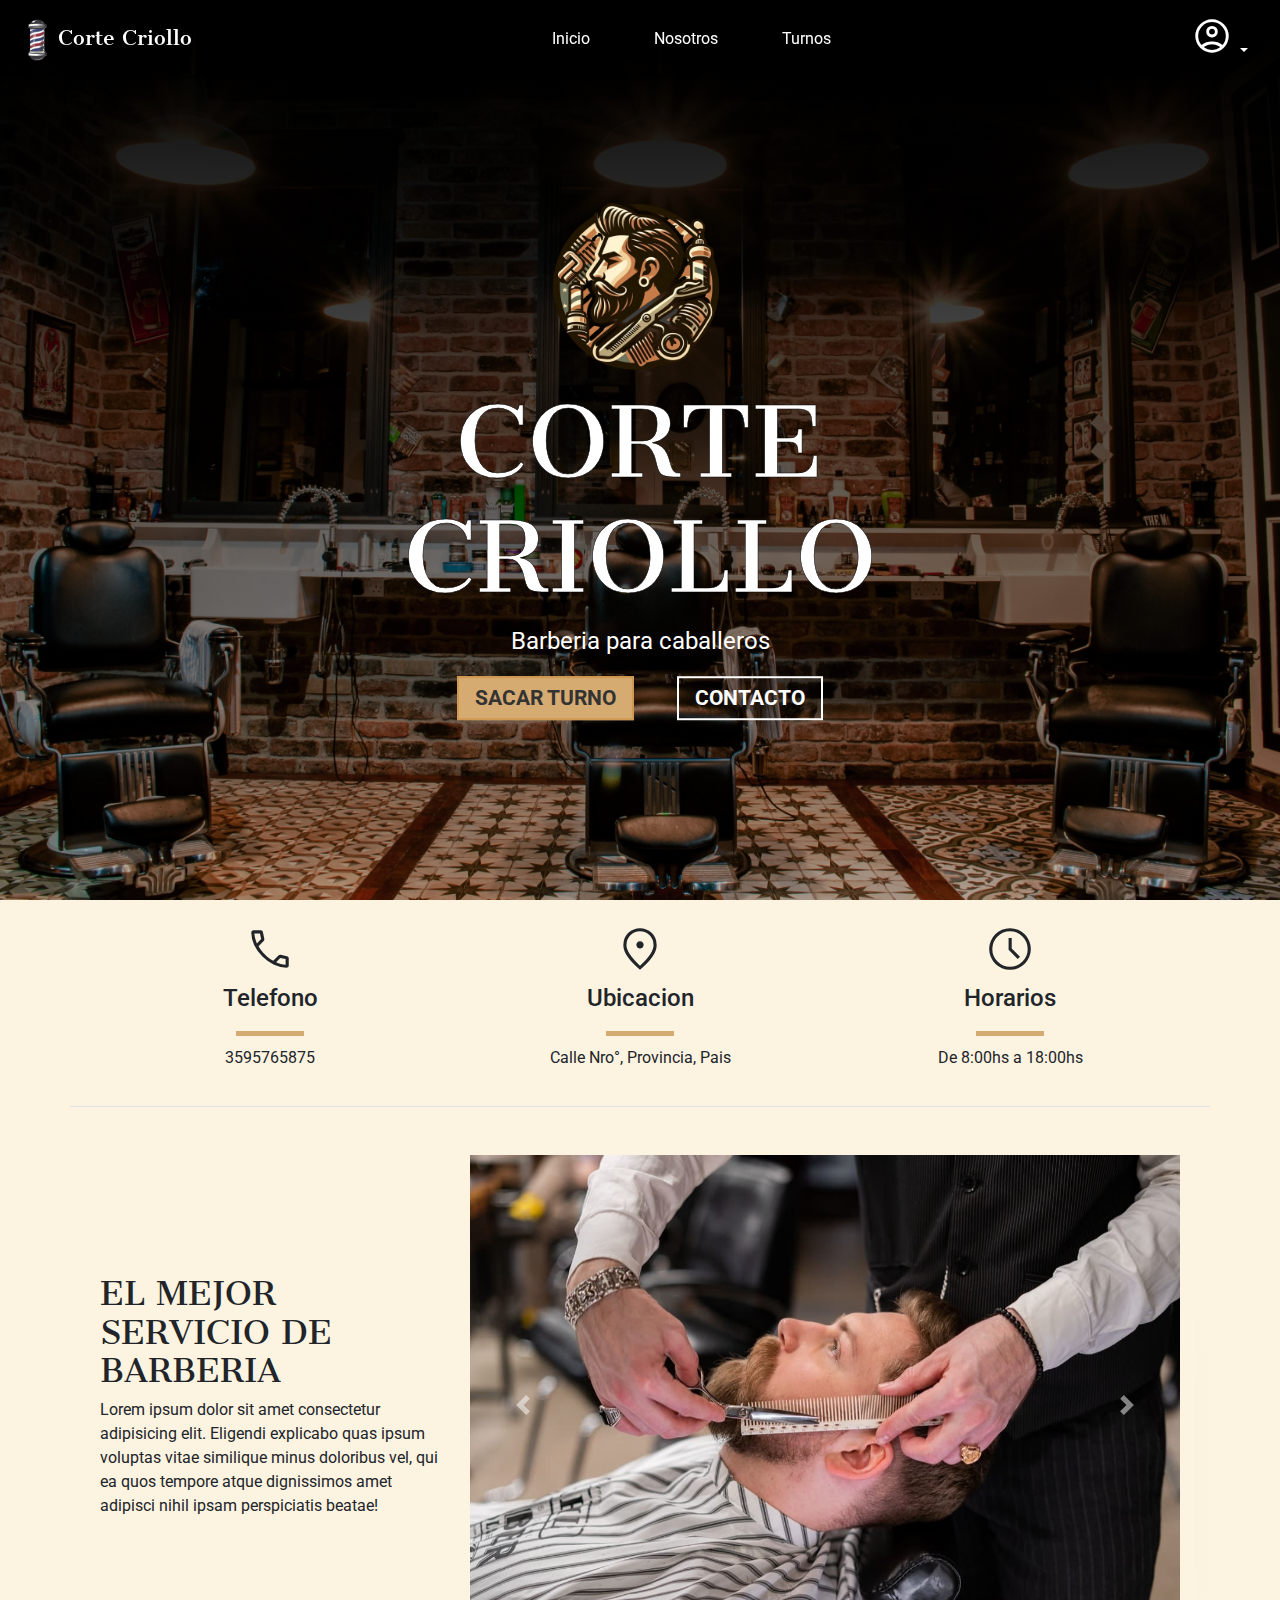
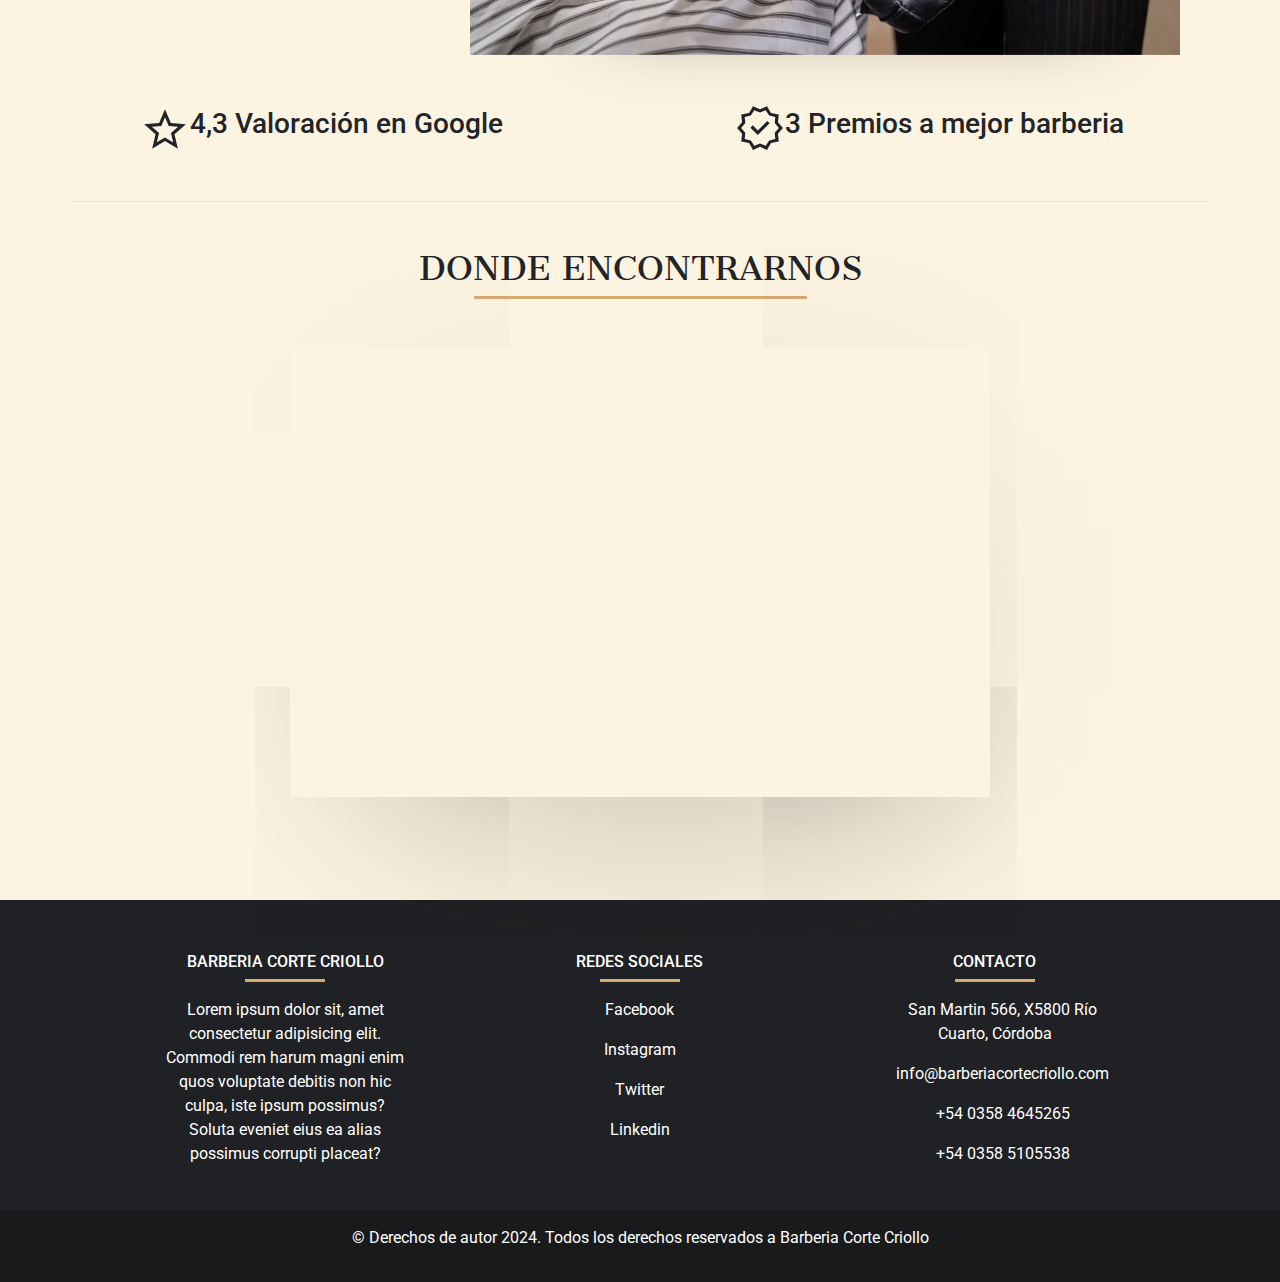
<file: index.html>
<!DOCTYPE html>
<html lang="es">
<head>
    <meta charset="UTF-8">
    <meta name="viewport" content="width=device-width, initial-scale=1.0">
    <link rel="shortcut icon" href="img/logo-barberia.png" type="image/x-icon">
    <link rel="stylesheet" href="static/index-style.css">
    <link rel="stylesheet" href="https://stackpath.bootstrapcdn.com/bootstrap/4.5.2/css/bootstrap.min.css">
    <link rel="preconnect" href="https://fonts.googleapis.com">
    <link rel="preconnect" href="https://fonts.gstatic.com" crossorigin>
    <link href="https://fonts.googleapis.com/css2?family=Cantata+One&family=Roboto:ital,wght@0,100;0,300;0,400;0,500;0,700;0,900;1,100;1,300;1,400;1,500;1,700;1,900&display=swap" rel="stylesheet">
    <link rel="stylesheet" href="https://fonts.googleapis.com/css2?family=Material+Symbols+Outlined:opsz,wght,FILL,GRAD@20..48,100..700,0..1,-50..200" />
    <title>Barberia Corte Criollo</title>
</head>
<header>
    <div class="hero-image">
        <div class="hero-text text-center">
            <img src="img/logo.png" alt="logo marca" width="200px" height="200px">
            <h1 class="hero-title">CORTE CRIOLLO</h1>
            <p class="hero-description mb-4">Barberia para caballeros</p>
            <a class="hero-btn" id="sacar-turno" href="turno.html">SACAR TURNO</a>
            <a class="hero-btn" id="contacto" href="nosotros.html">CONTACTO</a>
        </div>
    </div>
    <nav class="navbar navbar-expand-lg fixed-top">
        <a class="navbar-brand" href="index.html"><img class="logo" src="img/logo-barberia.png" alt="logo-barberia-redireccion-incio">Corte Criollo</a>
        <button class="navbar-toggler" type="button" data-toggle="collapse" data-target="#navbarNav" aria-controls="navbarNav" aria-expanded="false" aria-label="Toggle navigation">
            <span class="menu material-symbols-outlined">menu</span>
        </button>
        <div class="collapse navbar-collapse justify-content-center" id="navbarNav">
            <ul class="navbar-nav">
                <li class="nav-item ml-5">
                    <a class="nav-link links" href="index.html">Inicio</a>
                </li>
                <li class="nav-item ml-5">
                    <a class="nav-link links" href="nosotros.html">Nosotros</a>
                </li>
                <li class="nav-item ml-5">
                    <a class="nav-link links" href="turno.html">Turnos</a>
                </li>
                <li class="nav-item ml-5">
                    <a class="nav-link links cursos" id="cursos" href="cursos.html">Cursos</a>
                </li>
            </ul>
        </div>

        <div class="dropdown">
            <a class="nav-link dropdown-toggle" href="#" id="navbarDropdown" role="button" data-toggle="dropdown" aria-haspopup="true" aria-expanded="false">
                <span class="material-symbols-outlined">account_circle</span>
            </a>
            <div class="dropdown-menu dropdown-menu-right" aria-labelledby="navbarDropdown">
                <a class="dropdown-item" href="login.html" id="login">Iniciar Sesión</a>
                <a class="dropdown-item" href="register.html" id="register">Registrarse</a>
                <a class="dropdown-item logout" id="logout" onclick="cerrarSesion()">Cerrar Sesion</a>
            </div>
        </div>
    </nav>
</header>

<main>
    <div class="container border-bottom mt-4">
        <div class="row">
            <div class="col-md-4 d-flex icono-container">
                <span class="material-symbols-outlined icono">call</span>
                <h4 class="icono-tittle">Telefono</h4>
                <span class="icono-decorador"></span>
                <p>3595765875</p>
            </div>
            <div class="col-md-4 d-flex icono-container">
                <span class="material-symbols-outlined icono">location_on</span>
                <h4 class="icono-tittle">Ubicacion</h4>
                <span class="icono-decorador"></span>
                <p>Calle Nro°, Provincia, Pais</p>
            </div>
            <div class="col-md-4 d-flex icono-container">
                <span class="material-symbols-outlined icono">schedule</span>
                <h4 class="icono-tittle">Horarios</h4>
                <span class="icono-decorador"></span>
                <p>De 8:00hs a 18:00hs</p>
            </div>
        </div>
    </div>

    <div class="row">
        <div class="container border-bottom">
            <div class="row mt-5 align-items-center container-carousel">
                <div class="col-md-4 container-carousel-info">
                    <h2 class="tittle-carousel">EL MEJOR SERVICIO DE BARBERIA</h2>
                    <p>Lorem ipsum dolor sit amet consectetur adipisicing elit. Eligendi explicabo quas
                        ipsum voluptas vitae similique minus doloribus vel, qui ea quos tempore atque dignissimos 
                        amet adipisci nihil ipsam perspiciatis beatae!</p>
                </div>
                <div class="col-md-8 carrusel" >
                    <div id="carouselExampleControls" class="carousel slide" data-ride="carousel">
                        <div class="carousel-inner">
                            <div class="carousel-item active">
                                <img src="img/cortebarbanosotros.jpeg" class="d-block w-100" alt="...">
                            </div>
                            <div class="carousel-item">
                                <img src="img/cortenosotros.webp" class="d-block w-100" alt="...">
                            </div>
                            <div class="carousel-item">
                                <img src="img/secabarbanosotros.png" class="d-block w-100" alt="...">
                            </div>
                        </div>
                        <a class="carousel-control-prev" href="#carouselExampleControls" role="button" data-slide="prev">
                            <span class="carousel-control-prev-icon" aria-hidden="true"></span>
                            <span class="sr-only">Previous</span>
                        </a>
                        <a class="carousel-control-next" href="#carouselExampleControls" role="button" data-slide="next">
                            <span class="carousel-control-next-icon" aria-hidden="true"></span>
                            <span class="sr-only">Next</span>
                        </a>
                    </div>
                </div>
            </div>
            <div class="row">
                <div class="container d-flex mt-5 mb-5 valoracion-section">
                    <div class="d-flex mr-3 align-items-center">
                        <span class="material-symbols-outlined">star</span>
                        <h3>4,3 Valoración en Google</h3>
                    </div>
                    <div class="d-flex mr-3 align-items-center">
                        <span class="material-symbols-outlined">verified</span>
                        <h3>3 Premios a mejor barberia</h3>
                    </div>
                </div>
            </div>
        </div>
    </div>

    <div class="row mt-5">
        <div class="container text-center d-flex flex-column align-items-center">
            <h2 class="map-tittle">Donde encontrarnos</h2>
            <span style="background-color: #d6ab72; height: 3px; width: 30%;"></span>
            <div>
                <div class="container mt-5 mb-5">
                    <div class="ratio ratio-16x9">
                        <iframe class="mapa"
                            src="https://www.google.com/maps/embed?pb=!1m18!1m12!1m3!1d3331.123456789!2d-64.3491234!3d-33.1234567!2m3!1f0!2f0!3f0!3m2!1i1024!2i768!4f13.1!3m3!1m2!1s0x95d2cd1234567890%3A0x1234567890abcdef!2sSan%20Mart%C3%ADn%20566%2C%20R%C3%ADo%20Cuarto%2C%20C%C3%B3rdoba%2C%20Argentina!5e0!3m2!1ses!2sar!4v1234567890123!5m2!1ses!2sar" 
                            width="700"
                            height="450" 
                            style="border:0;" 
                            allowfullscreen="" 
                            loading="lazy" 
                            referrerpolicy="no-referrer-when-downgrade">
                        </iframe>
                    </div>
                </div>
            </div>
        </div>
    </div>

</main>
    <script src="static/index-scripts.js"></script>
    <script src="https://code.jquery.com/jquery-3.5.1.slim.min.js"></script>
    <script src="https://cdn.jsdelivr.net/npm/@popperjs/core@2.9.2/dist/umd/popper.min.js"></script>
    <script src="https://stackpath.bootstrapcdn.com/bootstrap/4.5.2/js/bootstrap.min.js"></script>
</body>
<footer class="text-center text-lg-start text-white mt-5">
    <section class="p-1">
        <div class="container text-center text-md-start mt-5">
            <div class="row mt-3">
                <div class="col-md-3 col-lg-4 col-xl-3 mx-auto mb-4 footer-info-container">
                    <h6 class="text-uppercase fw-bold">Barberia Corte Criollo</h6>
                    <span class="footer-decoration"></span>
                    <p>Lorem ipsum dolor sit, amet consectetur adipisicing elit. Commodi rem harum magni enim quos voluptate debitis non hic culpa, iste ipsum possimus? Soluta eveniet eius ea alias possimus corrupti placeat?</p>
                </div>

                <div class="col-md-3 col-lg-2 col-xl-2 mx-auto mb-4 footer-info-container">
                    <h6 class="text-uppercase fw-bold">Redes Sociales</h6>
                    <span class="footer-decoration"></span>
                    <p>
                        <a href="#!" class="text-white">Facebook</a>
                    </p>
                    <p>
                        <a href="#!" class="text-white">Instagram</a>
                    </p>
                    <p>
                        <a href="#!" class="text-white">Twitter</a>
                    </p>
                    <p>
                        <a href="#!" class="text-white">Linkedin</a>
                    </p>
                </div>

                <div class="col-md-4 col-lg-3 col-xl-3 mx-auto mb-md-0 mb-4 footer-info-container">
                    <h6 class="text-uppercase fw-bold">Contacto</h6>
                    <span class="footer-decoration"></span>
                    <p><a href="https://goo.gl/maps/8ZpVFQujfmPyLD6p7" class="text-white me-4">
                        <i class="fa fa-home mr-3"></i></a>San Martin 566, X5800 Río Cuarto, Córdoba</p>
                    <p><i class="fa fa-envelope mr-3"></i> info@barberiacortecriollo.com</p>
                    <p><i class="fa fa-phone mr-3"></i> +54 0358 4645265</p>
                    <p><i class="fa fa-print mr-3"></i> +54 0358 5105538</p>
                </div>
            </div>
        </div>

    </section>
    <div class="text-center p-3 copyright"> 
        <p>© Derechos de autor 2024. Todos los derechos reservados a Barberia Corte Criollo</p>
    </div>
</footer>
</html>
</file>
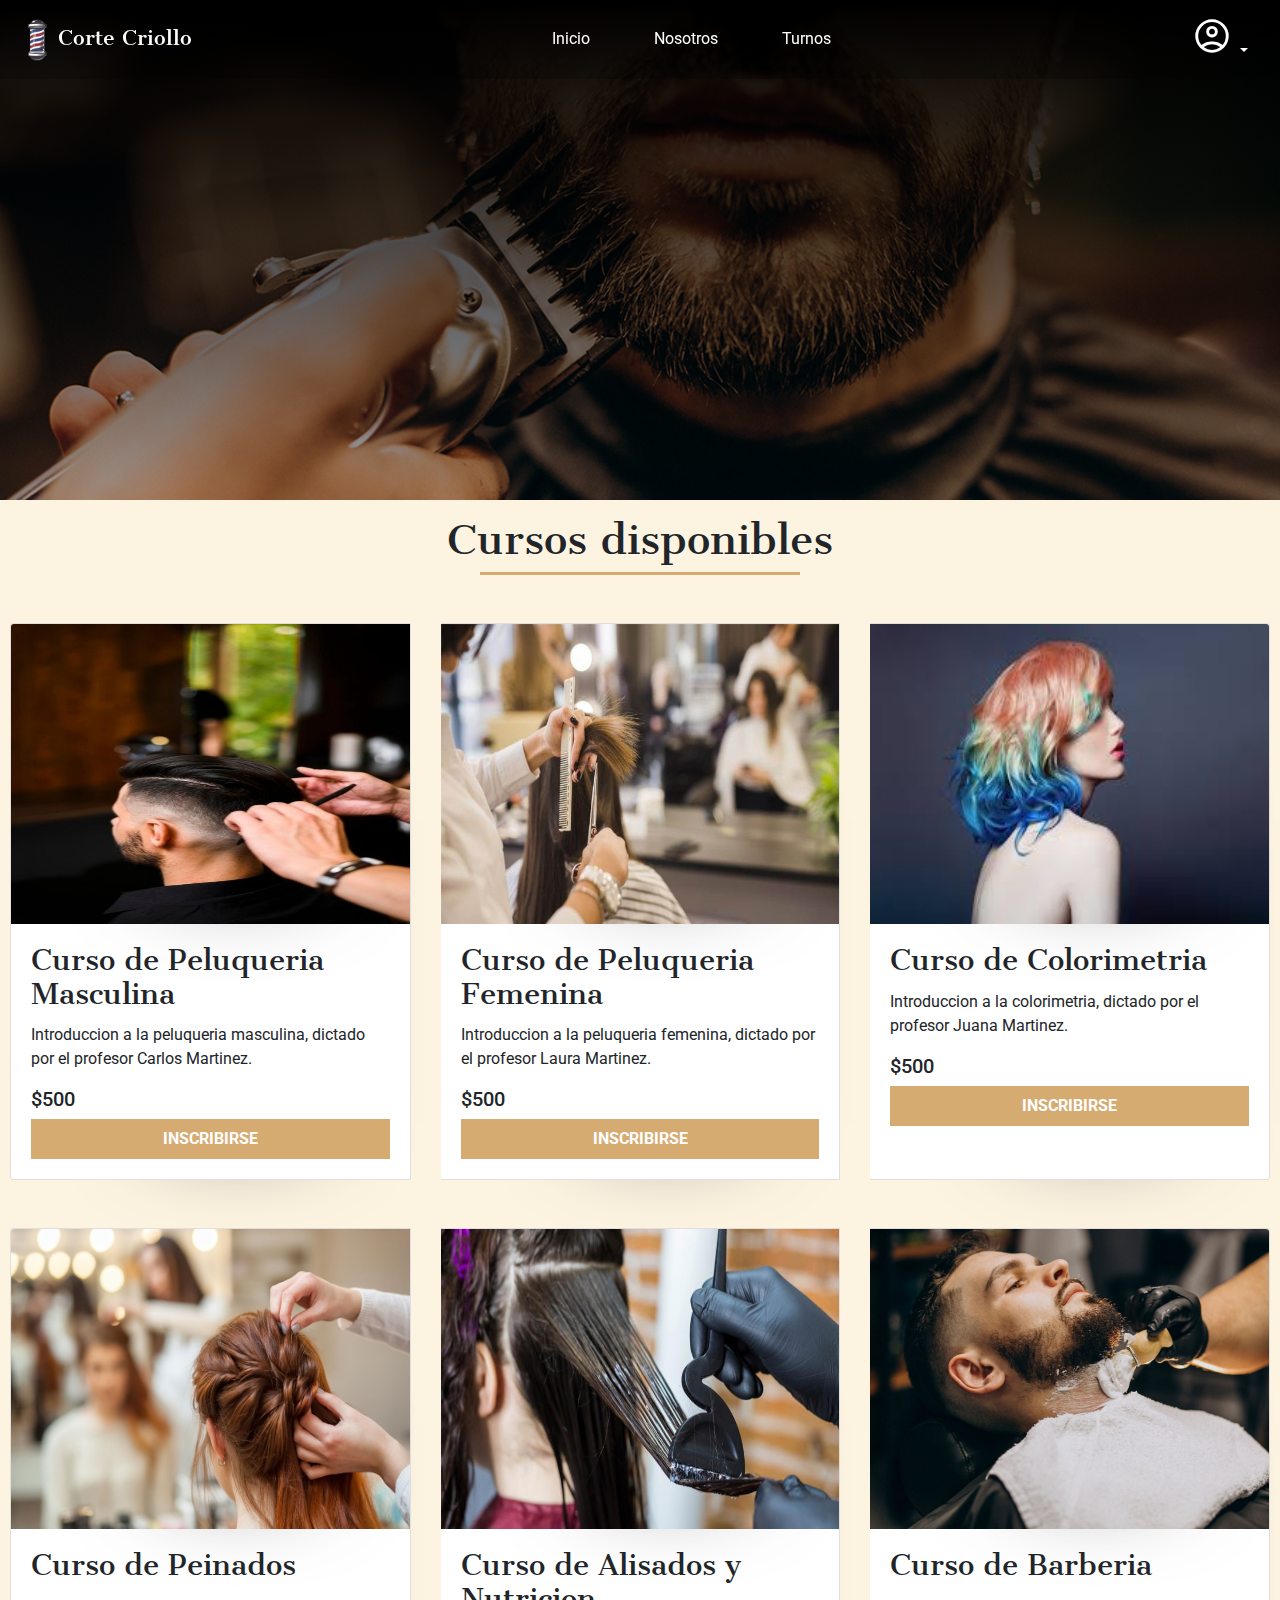
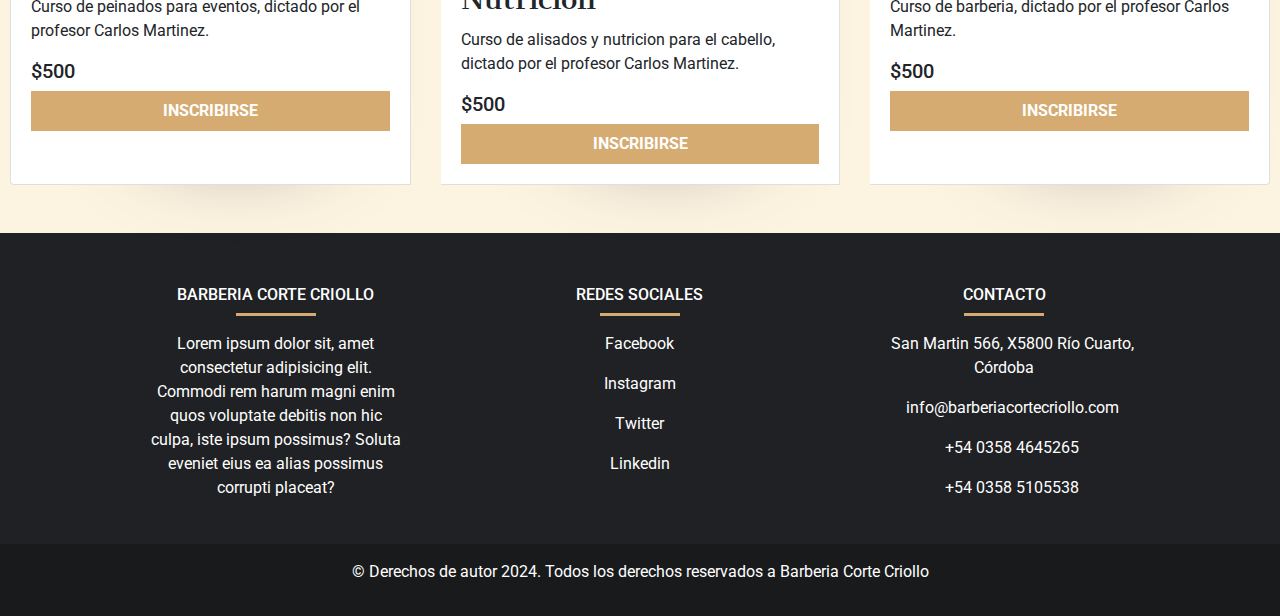
<file: cursos.html>
<!DOCTYPE html>
<html lang="en">
<head>
    <meta charset="UTF-8">
    <meta name="viewport" content="width=device-width, initial-scale=1.0">
    <link rel="shortcut icon" href="img/logo-barberia.png" type="image/x-icon">
    <link rel="stylesheet" href="static/cursos-style.css">
    <link rel="stylesheet" href="https://stackpath.bootstrapcdn.com/bootstrap/4.5.2/css/bootstrap.min.css">
    <link rel="preconnect" href="https://fonts.googleapis.com">
    <link rel="preconnect" href="https://fonts.gstatic.com" crossorigin>
    <link href="https://fonts.googleapis.com/css2?family=Cantata+One&family=Roboto:ital,wght@0,100;0,300;0,400;0,500;0,700;0,900;1,100;1,300;1,400;1,500;1,700;1,900&display=swap" rel="stylesheet">
    <link rel="stylesheet" href="https://fonts.googleapis.com/css2?family=Material+Symbols+Outlined:opsz,wght,FILL,GRAD@20..48,100..700,0..1,-50..200" />
    <title>Corte Criollo - Cursos</title>
</head>
<body>
    <header>
        <div class="hero-image"></div>
        <nav class="navbar navbar-expand-lg fixed-top">
            <a class="navbar-brand" href="index.html"><img class="logo" src="img/logo-barberia.png" alt="">Corte Criollo</a>
            <button class="navbar-toggler" type="button" data-toggle="collapse" data-target="#navbarNav" aria-controls="navbarNav" aria-expanded="false" aria-label="Toggle navigation">
                <span class="menu material-symbols-outlined">menu</span>
            </button>
            <div class="collapse navbar-collapse justify-content-center" id="navbarNav">
                <ul class="navbar-nav">
                    <li class="nav-item ml-5">
                        <a class="nav-link links" href="index.html">Inicio</a>
                    </li>
                    <li class="nav-item ml-5">
                        <a class="nav-link links" href="nosotros.html">Nosotros</a>
                    </li>
                    <li class="nav-item ml-5">
                        <a class="nav-link links" href="turno.html">Turnos</a>
                    </li>
                    <li class="nav-item ml-5">
                        <a class="nav-link links cursos" id="cursos" href="cursos.html">Cursos</a>
                    </li>
                </ul>
            </div>
    
            <div class="dropdown">
                <a class="nav-link dropdown-toggle" href="#" id="navbarDropdown" role="button" data-toggle="dropdown" aria-haspopup="true" aria-expanded="false">
                    <span class="material-symbols-outlined">account_circle</span>
                </a>
                <div class="dropdown-menu dropdown-menu-right" aria-labelledby="navbarDropdown">
                    <a class="dropdown-item" href="login.html">Iniciar Sesión</a>
                    <a class="dropdown-item" href="register.html">Registrarse</a>
                    <a class="dropdown-item logout" id="logout" onclick="cerrarSesion()">Cerrar Sesion</a>
                </div>
            </div>
        </nav>
    </header>
    <main>
        <div class="title text-center mt-3">
        <h1>Cursos disponibles</h1>
        <span class="title-decoration"></span>
        </div>  
        <div class="card-group mt-5">
            <div class="card col-md-4">
                <img src="img/curso-masculino.jpg" class="card-img-top" alt="">
                <div class="card-body">
                    <div>
                        <h3 class="card-title">Curso de Peluqueria Masculina</h3>
                        <p class="card-text">Introduccion a la peluqueria masculina, dictado por el profesor Carlos Martinez.</p>
                        <h5>$500</h5>
                    </div>
                    <div class="btn-container">
                        <button class="btn-primary">Inscribirse</button>
                    </div>
                </div>
            </div>
            <div class="card col-md-4">
                <img src="img/curso-femenino.jpg" class="card-img-top" alt="">
                <div class="card-body">
                    <div>
                        <h3 class="card-title">Curso de Peluqueria Femenina</h3>
                        <p class="card-text">Introduccion a la peluqueria femenina, dictado por el profesor Laura Martinez.</p>
                        <h5>$500</h5>
                    </div>
                    <div class="btn-container">
                        <button class="btn-primary">Inscribirse</button>
                    </div>
                </div>
            </div>
            <div class="card col-md-4">
                <img src="img/curso-colorimetria.jpg" class="card-img-top" alt="">
                <div class="card-body">
                    <div>
                        <h3 class="card-title">Curso de Colorimetria</h3>
                        <p class="card-text">Introduccion a la colorimetria, dictado por el profesor Juana Martinez.</p>
                        <h5>$500</h5>
                    </div>
                    <div class="btn-container">
                        <button class="btn-primary">Inscribirse</button>
                    </div>
                </div>
            </div>
        </div>
        <div class="card-group mt-5">
            <div class="card col-md-4">
                <img src="img/curso-peinados.jpg" class="card-img-top" alt="">
                <div class="card-body">
                    <div>
                        <h3 class="card-title">Curso de Peinados</h3>
                        <p class="card-text">Curso de peinados para eventos, dictado por el profesor Carlos Martinez.</p>
                        <h5>$500</h5>
                    </div>
                    <div class="btn-container">
                        <button class="btn-primary">Inscribirse</button>
                    </div>
                </div>
            </div>
            <div class="card col-md-4">
                <img src="img/curso-alisado.jpg" class="card-img-top" alt="">
                <div class="card-body">
                    <div>
                        <h3 class="card-title">Curso de Alisados y Nutricion</h3>
                        <p class="card-text">Curso de alisados y nutricion para el cabello, dictado por el profesor Carlos Martinez.</p>
                        <h5>$500</h5>
                    </div>
                    <div class="btn-container">
                        <button class="btn-primary">Inscribirse</button>
                    </div>
                </div>
            </div>
            <div class="card col-md-4">
                <img src="img/curso-barberia.jpg" class="card-img-top" alt="">
                <div class="card-body">
                    <div>
                        <h3 class="card-title">Curso de Barberia</h3>
                        <p class="card-text">Curso de barberia, dictado por el profesor Carlos Martinez.</p>
                        <h5>$500</h5>
                    </div>
                    <div class="btn-container">
                        <button class="btn-primary">Inscribirse</button>
                    </div>
                </div>
            </div>
        </div>
    </main>
    <script src="static/index-scripts.js"></script>
    <script src="https://code.jquery.com/jquery-3.5.1.slim.min.js"></script>
    <script src="https://cdn.jsdelivr.net/npm/@popperjs/core@2.9.2/dist/umd/popper.min.js"></script>
    <script src="https://stackpath.bootstrapcdn.com/bootstrap/4.5.2/js/bootstrap.min.js"></script>
</body>

<footer class="text-center text-lg-start text-white mt-5">
    <section class="p-1">
        <div class="container text-center text-md-start mt-5">
            <div class="row mt-3">
                <div class="col-md-3 col-lg-4 col-xl-3 mx-auto mb-4 footer-info-container">
                    <h6 class="text-uppercase fw-bold">Barberia Corte Criollo</h6>
                    <span class="footer-decoration"></span>
                    <p>Lorem ipsum dolor sit, amet consectetur adipisicing elit. Commodi rem harum magni enim quos voluptate debitis non hic culpa, iste ipsum possimus? Soluta eveniet eius ea alias possimus corrupti placeat?</p>
                </div>

                <div class="col-md-3 col-lg-2 col-xl-2 mx-auto mb-4 footer-info-container">
                    <h6 class="text-uppercase fw-bold">Redes Sociales</h6>
                    <span class="footer-decoration"></span>
                    <p>
                        <a href="#!" class="text-white">Facebook</a>
                    </p>
                    <p>
                        <a href="#!" class="text-white">Instagram</a>
                    </p>
                    <p>
                        <a href="#!" class="text-white">Twitter</a>
                    </p>
                    <p>
                        <a href="#!" class="text-white">Linkedin</a>
                    </p>
                </div>

                <div class="col-md-4 col-lg-3 col-xl-3 mx-auto mb-md-0 mb-4 footer-info-container">
                    <h6 class="text-uppercase fw-bold">Contacto</h6>
                    <span class="footer-decoration"></span>
                    <p><a href="https://goo.gl/maps/8ZpVFQujfmPyLD6p7" class="text-white me-4">
                        <i class="fa fa-home mr-3"></i></a>San Martin 566, X5800 Río Cuarto, Córdoba</p>
                    <p><i class="fa fa-envelope mr-3"></i> info@barberiacortecriollo.com</p>
                    <p><i class="fa fa-phone mr-3"></i> +54 0358 4645265</p>
                    <p><i class="fa fa-print mr-3"></i> +54 0358 5105538</p>
                </div>
            </div>
        </div>

    </section>
    <div class="text-center p-3 copyright">
        <p>© Derechos de autor 2024. Todos los derechos reservados a Barberia Corte Criollo</p>
    </div>
</footer>
</html>
</file>
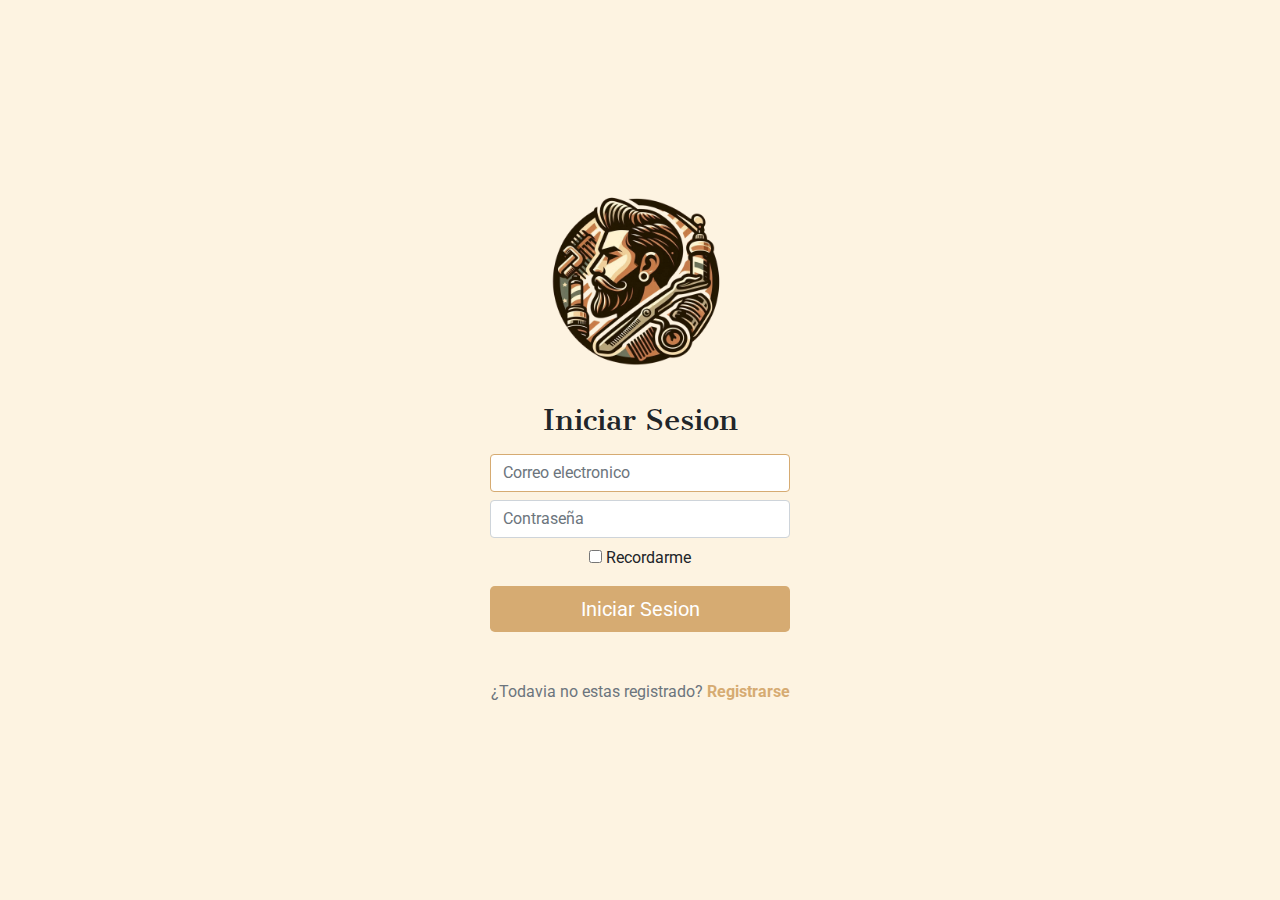
<file: login.html>
<!DOCTYPE html>
<html lang="en">
<head>
    <meta charset="UTF-8">
    <meta name="viewport" content="width=device-width, initial-scale=1.0">
    <link rel="shortcut icon" href="img/logo-barberia.png" type="image/x-icon">
    <link rel="stylesheet" href="static/login-style.css">
    <link rel="stylesheet" href="https://stackpath.bootstrapcdn.com/bootstrap/4.5.2/css/bootstrap.min.css">
    <link rel="preconnect" href="https://fonts.googleapis.com">
    <link rel="preconnect" href="https://fonts.gstatic.com" crossorigin>
    <link href="https://fonts.googleapis.com/css2?family=Cantata+One&family=Roboto:ital,wght@0,100;0,300;0,400;0,500;0,700;0,900;1,100;1,300;1,400;1,500;1,700;1,900&display=swap" rel="stylesheet">
    <link rel="stylesheet" href="https://fonts.googleapis.com/css2?family=Material+Symbols+Outlined:opsz,wght,FILL,GRAD@20..48,100..700,0..1,-50..200" />
    <title>Corte Criollo - Login</title>
</head>
<body>
    <div class="container text-center">
        <form class="form-signin" id="loginForm">
            <img class="mb-4" src="img/logo.png" alt="" width="200" height="200">
            <h1 class="h3 mb-3 font-weight-normal title">Iniciar Sesion</h1>
            <input type="email" id="inputEmail" class="form-control mb-2" placeholder="Correo electronico" required autofocus>
            <input type="password" id="inputPassword" class="form-control mb-2" placeholder="Contraseña" required>
            
            <div class="checkbox mb-3">
                <input type="checkbox" value="remember-me"> Recordarme
            </div>

            <button class="btn btn-lg btn-primary btn-block" type="submit">Iniciar Sesion</button>
            <p class="mt-5 mb-3 text-muted">¿Todavia no estas registrado? <a class="register" href="register.html">Registrarse</a></p>
          </form>
    </div>

    <script src="static/login-scripts.js"></script>
    <script src="https://code.jquery.com/jquery-3.5.1.slim.min.js"></script>
    <script src="https://cdn.jsdelivr.net/npm/@popperjs/core@2.9.2/dist/umd/popper.min.js"></script>
    <script src="https://stackpath.bootstrapcdn.com/bootstrap/4.5.2/js/bootstrap.min.js"></script>
</body>
</html>
</file>
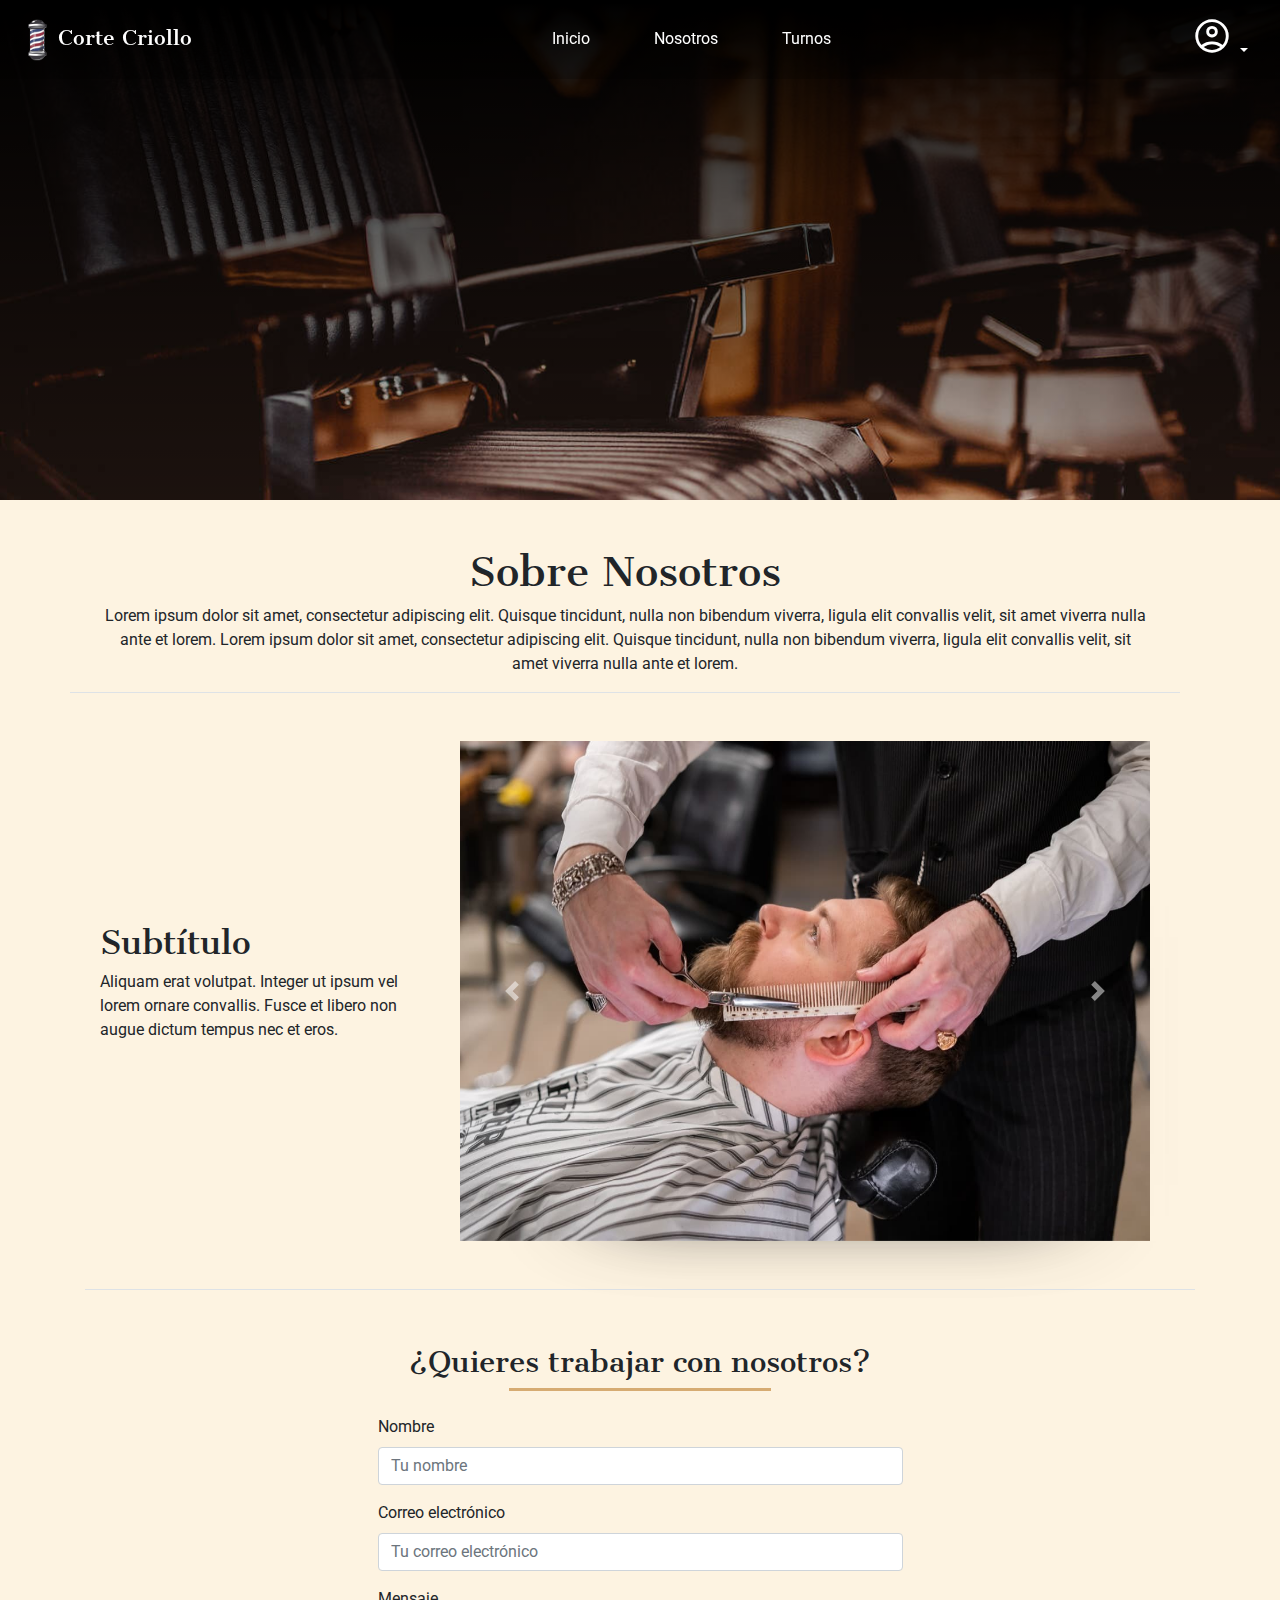
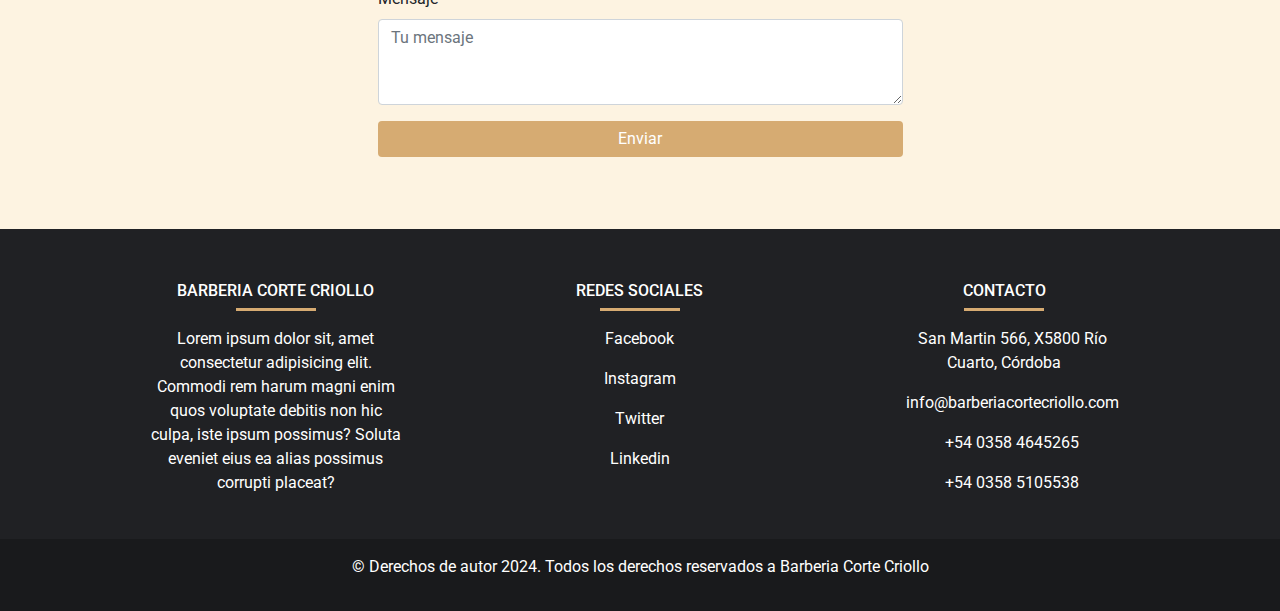
<file: nosotros.html>
<!DOCTYPE html>
<html lang="es">
<head>
    <meta charset="UTF-8">
    <meta name="viewport" content="width=device-width, initial-scale=1.0">
    <link rel="shortcut icon" href="img/logo-barberia.png" type="image/x-icon">
    <link rel="stylesheet" href="static/nosotros-style.css">
    <link rel="stylesheet" href="https://stackpath.bootstrapcdn.com/bootstrap/4.5.2/css/bootstrap.min.css">
    <link rel="preconnect" href="https://fonts.googleapis.com">
    <link rel="preconnect" href="https://fonts.gstatic.com" crossorigin>
    <link href="https://fonts.googleapis.com/css2?family=Cantata+One&family=Roboto:ital,wght@0,100;0,300;0,400;0,500;0,700;0,900;1,100;1,300;1,400;1,500;1,700;1,900&display=swap" rel="stylesheet">
    <link rel="stylesheet" href="https://fonts.googleapis.com/css2?family=Material+Symbols+Outlined:opsz,wght,FILL,GRAD@20..48,100..700,0..1,-50..200" />
    <title>Corte Criollo - Nosotros</title>
</head>
<header>
    <div class="hero-image"></div>
    <nav class="navbar navbar-expand-lg fixed-top">
        <a class="navbar-brand" href="index.html"><img class="logo" src="img/logo-barberia.png" alt="logo-barberia-redireccion-incio">Corte Criollo</a>
        <button class="navbar-toggler" type="button" data-toggle="collapse" data-target="#navbarNav" aria-controls="navbarNav" aria-expanded="false" aria-label="Toggle navigation">
            <span class="menu material-symbols-outlined">menu</span>
        </button>
        <div class="collapse navbar-collapse justify-content-center" id="navbarNav">
            <ul class="navbar-nav">
                <li class="nav-item ml-5">
                    <a class="nav-link links" href="index.html">Inicio</a>
                </li>
                <li class="nav-item ml-5">
                    <a class="nav-link links" href="nosotros.html">Nosotros</a>
                </li>
                <li class="nav-item ml-5">
                    <a class="nav-link links" href="turno.html">Turnos</a>
                </li>
                <li class="nav-item ml-5">
                    <a class="nav-link links cursos" id="cursos" href="cursos.html">Cursos</a>
                </li>
            </ul>
        </div>

        <div class="dropdown">
            <a class="nav-link dropdown-toggle" href="#" id="navbarDropdown" role="button" data-toggle="dropdown" aria-haspopup="true" aria-expanded="false">
                <span class="material-symbols-outlined">account_circle</span>
            </a>
            <div class="dropdown-menu dropdown-menu-right" aria-labelledby="navbarDropdown">
                <a class="dropdown-item" href="login.html" id="login">Iniciar Sesión</a>
                <a class="dropdown-item" href="register.html" id="register">Registrarse</a>
                <a class="dropdown-item logout" id="logout" onclick="cerrarSesion()">Cerrar Sesion</a>
            </div>
        </div>
    </nav>
</header>

<body>
    <div class="container mt-5 mb-5">
        <div class="row container border-bottom">
            <div class="col-12 text-center">
                <h1 class="hero-tittle">Sobre Nosotros</h1>
                <p class="hero-text">Lorem ipsum dolor sit amet, consectetur adipiscing elit. Quisque tincidunt, nulla non bibendum viverra, ligula elit convallis velit, sit amet viverra nulla ante et lorem.
                    Lorem ipsum dolor sit amet, consectetur adipiscing elit. Quisque tincidunt, nulla non bibendum viverra, ligula elit convallis velit, sit amet viverra nulla ante et lorem.</p>
            </div>
        </div>
        <div class="row container mt-5 mb-5 align-items-center">
            <div class="col-md-4">
                <h2 class="carousel-title">Subtítulo</h2>
                <p>Aliquam erat volutpat. Integer ut ipsum vel lorem ornare convallis. Fusce et libero non augue dictum tempus nec et eros.</p>
            </div>
            <div class="col-md-8 carousel">
                <div id="carouselExampleControls" class="carousel slide" data-ride="carousel">
                    <div class="carousel-inner">
                        <div class="carousel-item active">
                            <img src="img/cortebarbanosotros.jpeg" class="d-block w-100" alt="...">
                        </div>
                        <div class="carousel-item">
                            <img src="img/cortenosotros.webp" class="d-block w-100" alt="...">
                        </div>
                        <div class="carousel-item">
                            <img src="img/secabarbanosotros.png" class="d-block w-100" alt="...">
                        </div>
                    </div>
                    <a class="carousel-control-prev" href="#carouselExampleControls" role="button" data-slide="prev">
                        <span class="carousel-control-prev-icon" aria-hidden="true"></span>
                        <span class="sr-only">Previous</span>
                    </a>
                    <a class="carousel-control-next" href="#carouselExampleControls" role="button" data-slide="next">
                        <span class="carousel-control-next-icon" aria-hidden="true"></span>
                        <span class="sr-only">Next</span>
                    </a>
                </div>
            </div>
        </div>
        <div class=" container mt-4 border-top">
            <div class="row mt-4 justify-content-center">
                <div class="col-12 col-md-8 col-lg-6 d-flex flex-column align-items-center m-auto">
                    <h3 class="text-center form-title">¿Quieres trabajar con nosotros?</h3>
                    <span style="background-color: #d6ab72; height: 3px; width: 50%;" class="mb-4"></span>
                    <form class="w-100" id="contact">
                        <div class="form-group">
                            <label for="name">Nombre</label>
                            <input type="text" class="form-control" id="name" placeholder="Tu nombre">
                        </div>
                        <div class="form-group">
                            <label for="email">Correo electrónico</label>
                            <input type="email" class="form-control" id="email" placeholder="Tu correo electrónico">
                        </div>
                        <div class="form-group">
                            <label for="message">Mensaje</label>
                            <textarea class="form-control" id="message" rows="3" placeholder="Tu mensaje"></textarea>
                        </div>
                        <button type="submit" class="btn btn-primary btn-block mb-4">Enviar</button>
                    </form>
                </div>
            </div>
        </div>
    </div>
    
    <script src="static/index-scripts.js"></script>
    <script src="https://code.jquery.com/jquery-3.5.1.slim.min.js"></script>
    <script src="https://cdn.jsdelivr.net/npm/@popperjs/core@2.9.2/dist/umd/popper.min.js"></script>
    <script src="https://stackpath.bootstrapcdn.com/bootstrap/4.5.2/js/bootstrap.min.js"></script>
</body>
<footer class="text-center text-lg-start text-white mt-5">
    <section class="p-1">
        <div class="container text-center text-md-start mt-5">
            <div class="row mt-3">
                <div class="col-md-3 col-lg-4 col-xl-3 mx-auto mb-4 footer-info-container">
                    <h6 class="text-uppercase fw-bold">Barberia Corte Criollo</h6>
                    <span class="footer-decoration"></span>
                    <p>Lorem ipsum dolor sit, amet consectetur adipisicing elit. Commodi rem harum magni enim quos voluptate debitis non hic culpa, iste ipsum possimus? Soluta eveniet eius ea alias possimus corrupti placeat?</p>
                </div>

                <div class="col-md-3 col-lg-2 col-xl-2 mx-auto mb-4 footer-info-container">
                    <h6 class="text-uppercase fw-bold">Redes Sociales</h6>
                    <span class="footer-decoration"></span>
                    <p>
                        <a href="#!" class="text-white">Facebook</a>
                    </p>
                    <p>
                        <a href="#!" class="text-white">Instagram</a>
                    </p>
                    <p>
                        <a href="#!" class="text-white">Twitter</a>
                    </p>
                    <p>
                        <a href="#!" class="text-white">Linkedin</a>
                    </p>
                </div>

                <div class="col-md-4 col-lg-3 col-xl-3 mx-auto mb-md-0 mb-4 footer-info-container">
                    <h6 class="text-uppercase fw-bold">Contacto</h6>
                    <span class="footer-decoration"></span>
                    <p><a href="https://goo.gl/maps/8ZpVFQujfmPyLD6p7" class="text-white me-4">
                        <i class="fa fa-home mr-3"></i></a>San Martin 566, X5800 Río Cuarto, Córdoba</p>
                    <p><i class="fa fa-envelope mr-3"></i> info@barberiacortecriollo.com</p>
                    <p><i class="fa fa-phone mr-3"></i> +54 0358 4645265</p>
                    <p><i class="fa fa-print mr-3"></i> +54 0358 5105538</p>
                </div>
            </div>
        </div>

    </section>
    <div class="text-center p-3 copyright">
        <p>© Derechos de autor 2024. Todos los derechos reservados a Barberia Corte Criollo</p>
    </div>
</footer>
</html>
</file>
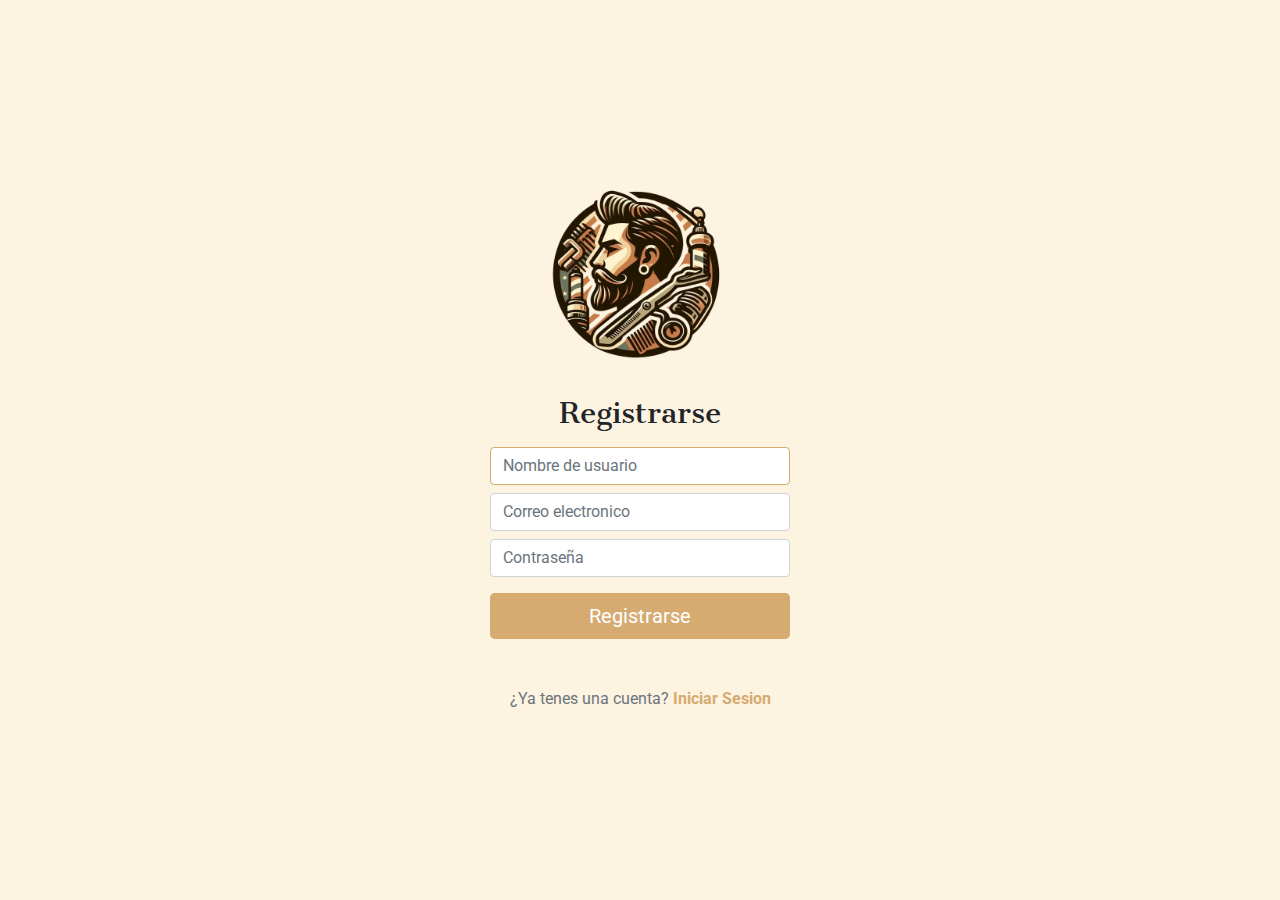
<file: register.html>
<!DOCTYPE html>
<html lang="en">
<head>
    <meta charset="UTF-8">
    <meta name="viewport" content="width=device-width, initial-scale=1.0">
    <link rel="shortcut icon" href="img/logo-barberia.png" type="image/x-icon">
    <link rel="stylesheet" href="static/login-style.css">
    <link rel="stylesheet" href="https://stackpath.bootstrapcdn.com/bootstrap/4.5.2/css/bootstrap.min.css">
    <link rel="preconnect" href="https://fonts.googleapis.com">
    <link rel="preconnect" href="https://fonts.gstatic.com" crossorigin>
    <link href="https://fonts.googleapis.com/css2?family=Cantata+One&family=Roboto:ital,wght@0,100;0,300;0,400;0,500;0,700;0,900;1,100;1,300;1,400;1,500;1,700;1,900&display=swap" rel="stylesheet">
    <link rel="stylesheet" href="https://fonts.googleapis.com/css2?family=Material+Symbols+Outlined:opsz,wght,FILL,GRAD@20..48,100..700,0..1,-50..200" />
    <title>Corte Criollo - Register</title>
</head>
<body>
    <div class="container text-center">
        <form class="form-signin" id="registerForm">
            <img class="mb-4" src="img/logo.png" alt="" width="200" height="200">
            <h1 class="h3 mb-3 font-weight-normal title">Registrarse</h1>
            <input type="text" id="inputUsername" class="form-control mb-2" placeholder="Nombre de usuario" required autofocus>
            <input type="email" id="inputEmail" class="form-control mb-2" placeholder="Correo electronico" required>
            <input type="password" id="inputPassword" class="form-control mb-2" placeholder="Contraseña" required>

            <button class="btn btn-lg btn-primary btn-block mt-3" type="submit">Registrarse</button>
            <p class="mt-5 mb-3 text-muted">¿Ya tenes una cuenta? <a class="register" href="login.html">Iniciar Sesion</a></p>
          </form>
    </div>

    <script src="static/auth-scripts.js"></script>
    <script src="https://code.jquery.com/jquery-3.5.1.slim.min.js"></script>
    <script src="https://cdn.jsdelivr.net/npm/@popperjs/core@2.9.2/dist/umd/popper.min.js"></script>
    <script src="https://stackpath.bootstrapcdn.com/bootstrap/4.5.2/js/bootstrap.min.js"></script>
</body>
</html>
</file>
<file: static/index-style.css>
:root{
    --color-principal: #d6ab72;
    --color-secundario: #FFFFFF;
    --color-alternativo: rgba(0, 0, 0, 0.24);
    --color-fondo: #fdf3e1;
    --fuente-titulos: 'Cantata One', sans-serif;
    --fuente-parrafos: 'Roboto', sans-serif;
}

html{
    font-family: var(--fuente-parrafos), serif !important;
}

body{
    background-color: var(--color-fondo) !important;
}

.row{
    margin: 0 !important;
}

/* NAVBAR */
.logo{
    width: 42px;
    height: 42px;
}

.navbar{
    background-color: rgba(0, 0, 0, 0.2);
}

.navbar a {
    text-decoration: none;
    color: white;
    transition: color .3s ease-in-out;
}

.navbar a:hover{
    color: var(--color-principal);
}

.navbar-brand{
    font-family: var(--fuente-titulos), serif;
}

nav .cursos{
    display: none;
}

.menu{
    color: #FFFFFF !important;
}

.dropdown-menu{
    background-color: rgba(0, 0, 0, 0.2) !important;
}

.dropdown-menu .logout{
    display: none;
}
.dropdown span{
    font-size: 2.5rem;
}

.links{
    border-bottom: 2px solid transparent;
    transition: border-bottom .3s ease;
}
.links:hover{
    border-bottom: 2px solid var(--color-principal);
}

.dropdown-menu .dropdown-menu-right{
    background-color: rgba(0, 0, 0, 0.5);
}

.dropdown-item{
    border: 2px solid transparent !important;
    transition: border-bottom .3s ease-in-out;
}

.dropdown-item:hover{
    background-color: transparent !important;
    border-bottom: 2px solid var(--color-principal) !important;
}

/* ENDNAVBAR */

.hero-image{
    background: linear-gradient(rgba(0, 0, 0, 1), rgba(0, 0, 0, 0.3)), url('../img/fondo_2.jpeg') no-repeat top center;
    background-size: cover;
    height: 100vh;
    position: relative;
}
.hero-text {
    position: absolute;
    top: 50%;
    left: 50%;
    transform: translate(-50%, -50%);
    padding: 1rem 2rem;
    border-radius: 5px;
}

.hero-title{
    color: white;
    font-family: var(--fuente-titulos), serif;
    font-size: 6rem;
    -webkit-text-stroke: .5px black;
}

.hero-description{
    margin-bottom: 2rem !important;
    color: var(--color-secundario);
    font-size: 1.5rem;
}

.hero-btn{
    margin: 1.2rem;
    background-color: transparent;
    font-weight: bold;
    font-size: 1.3rem;
    padding: .5rem 1rem;
    color: white;
    border: 2px solid white;
    transition: background-color .3s ease;
}
#sacar-turno{
    background-color: var(--color-principal);
    border: 2px solid #d19951;
    color: rgb(51, 51, 51);
}
#sacar-turno:hover{
    background-color: #d19951;
}

.hero-btn:hover{
    color: white;
    background-color: rgba(0, 0, 0, 0.285);
    text-decoration: none;
}

.icono{
    font-size: 64px;
}

.icono-container{
    display: flex;
    flex-direction: column;
    justify-content: center;
    align-items: center;
    gap:10px;
    margin-bottom: 20px;

}

.icono-container span{
    font-size: 50px;
}

.icono-decorador{
    background-color: var(--color-principal);
    height: 5px;
    width: 20%;
    margin: 0;
}

.icono-star{
    font-size: 50px;
}

.valoracion-section{
    justify-content: center;
    gap: 20%;
}

.carrusel{
    -webkit-box-shadow: 26px 70px 95px -126px rgba(0,0,0,0.75);
    -moz-box-shadow: 26px 70px 95px -126px rgba(0,0,0,0.75);
    box-shadow: 26px 70px 95px -126px rgba(0,0,0,0.75);
}

.carousel-item img{
    width: 100% !important;
    height: 500px;

}

.tittle-carousel{
    font-family: var(--fuente-titulos), serif;
}

.valoracion-section span{
    font-size: 50px;
}

.map-tittle{
    font-family: var(--fuente-titulos), serif;
    text-transform: uppercase;
}

.mapa{
    -webkit-box-shadow: 26px 55px 300px -115px rgba(0,0,0,0.75);
    -moz-box-shadow: 26px 55px 300px -115px rgba(0,0,0,0.75);
    box-shadow: 26px 55px 300px -115px rgba(0,0,0,0.75);
}

/* FOOTER */

.footer-info-container{
    display: flex;
    flex-direction: column;
    align-items: center;

}

.footer-decoration{
    background-color: var(--color-principal);
    width: 5rem;
    height: 3px;
    margin-bottom: 1rem;
}
footer{
    background-color: #202124
}

footer a:hover{
    color: var(--color-principal) !important;
    text-decoration: none !important;

}

.copyright{
    background-color: rgba(0, 0, 0, 0.2)
}

@media (max-width: 600px) {
    .valoracion-section{
        flex-direction: column;
    }

    .valoracion-section div{
        margin-bottom: 2rem;
    }

    .hero-title{
        font-size: 5rem !important;
    }

    #sacar-turno{
        font-size: 2rem;
    }

    #contacto{
        display: none;
    }

    .carousel-item img{
        height: 300px !important;
    }

    iframe{
        width: 300px !important;
    }
}
</file>
<file: static/cursos-style.css>
:root{
    --color-principal: #d6ab72;
    --color-secundario: #FFFFFF;
    --color-alternativo: rgba(0, 0, 0, 0.24);
    --color-fondo: #fdf3e1;
    --fuente-titulos: 'Cantata One', sans-serif;
    --fuente-parrafos: 'Roboto', sans-serif;
}

html{
    font-family: Inter, sans-serif;
}

body{
    background-color: var(--color-fondo) !important;
}

/* NAVBAR */
.logo{
    width: 42px;
    height: 42px;
}

.navbar{
    background-color: rgba(0, 0, 0, 0.2);
}

.navbar a {
    text-decoration: none;
    color: white;
    transition: color .3s ease-in-out;
}

.navbar a:hover{
    color: var(--color-principal);
}

.navbar-brand{
    font-family: var(--fuente-titulos), serif;
}

nav .cursos{
    display: none;
}

.dropdown-menu{
    background-color: rgba(0, 0, 0, 0.2) !important;
}

.dropdown-menu .logout{
    display: none;
}
.dropdown span{
    font-size: 2.5rem;
}


.links{
    border-bottom: 2px solid transparent;
    transition: border-bottom .3s ease;
}
.links:hover{
    border-bottom: 2px solid var(--color-principal);
}

/* NAVBAR */

.hero-image{
    background:  linear-gradient(rgba(0, 0, 0, 1), rgba(0, 0, 0, 0.3)), url('../img/2.jpeg') no-repeat top center;
    background-size: cover;
    height: 500px;
    position: relative;
}


/* CARDS CURSOS */

.title{
    display: flex;
    flex-direction: column;
    align-items: center;
    font-family: var(--fuente-titulos);
}

.title-decoration{
    background-color: var(--color-principal);
    width: 25%;
    height: 3px;
}

.col-md-4{
    padding: 0 !important;
    margin: 0 10px;
}

.card{
    border-radius: 15px;
    -webkit-box-shadow: 26px 70px 95px -126px rgba(0,0,0,0.75);
    -moz-box-shadow: 26px 70px 95px -126px rgba(0,0,0,0.75);
    box-shadow: 26px 70px 95px -126px rgba(0,0,0,0.75);
}

.card img{
    -webkit-box-shadow: 26px 70px 95px -126px rgba(0,0,0,0.75);
    -moz-box-shadow: 26px 70px 95px -126px rgba(0,0,0,0.75);
    box-shadow: 26px 70px 95px -126px rgba(0,0,0,0.75);
}

.card button{
    -webkit-box-shadow: 26px 70px 95px -126px rgba(0,0,0,0.75) !important;
    -moz-box-shadow: 26px 70px 95px -126px rgba(0,0,0,0.75) !important;
    box-shadow: 26px 70px 95px -126px rgba(0,0,0,0.75) !important;
    font-weight: bold;
    text-transform: uppercase;
    width: 100%;
    background-color: var(--color-principal) !important;
    border: none;
    padding: .5rem;
}

.card button:hover{
    background-color: #d19951 !important;
}

.btn-container{
    width: 100%;
    display: flex;
    justify-content: end;
}

.card-title{
    font-family: var(--fuente-titulos);
}

.card-group{
    column-gap: 20px;
}

.card-img-top{
    width: 100%;
    height: 300px;
}

/* FOOTER */

.footer-info-container{
    display: flex;
    flex-direction: column;
    align-items: center;

}

.footer-decoration{
    background-color: var(--color-principal);
    width: 5rem;
    height: 3px;
    margin-bottom: 1rem;
}
footer{
    background-color: #202124
}

footer a:hover{
    color: var(--color-principal) !important;
    text-decoration: none !important;

}

.copyright{
    background-color: rgba(0, 0, 0, 0.2)
}

@media (max-width: 768px) {
    .card-group{
        flex-flow: wrap !important;
    }

}
</file>
<file: static/login-style.css>
:root{
    --color-principal: #d6ab72;
    --color-secundario: #FFFFFF;
    --color-alternativo: rgba(0, 0, 0, 0.24);
    --color-fondo: #fdf3e1;
    --fuente-titulos: 'Cantata One', sans-serif;
    --fuente-parrafos: 'Roboto', sans-serif;
}

html{
    font-family: var(--fuente-parrafos) !important;
}

body {
    display: flex;
    align-items: center;
    justify-content: center;
    height: 100vh;
    margin: 0;
    background-color: var(--color-fondo) !important;
}

.form-signin {
    width: 100%;
    max-width: 330px;
    padding: 15px;
    margin: auto;
}

.title{
    font-family: var(--fuente-titulos), serif
}

button{
    background-color: var(--color-principal) !important;
    border: none !important;
}

button:hover{
    background-color: #d19951 !important;
}

input:focus{
    border-color: var(--color-principal) !important;
    box-shadow: var(--color-principal) !important;
}

.register{
    font-weight: bold;
    color: var(--color-principal);
}

.register:hover{
    color: #d19951;
}
</file>
<file: static/nosotros-style.css>
:root{
    --color-principal: #d6ab72;
    --color-secundario: #FFFFFF;
    --color-alternativo: rgba(0, 0, 0, 0.24);
    --color-fondo: #fdf3e1;
    --fuente-titulos: 'Cantata One', sans-serif;
    --fuente-parrafos: 'Roboto', sans-serif;
}

html{
    font-family: var(--fuente-parrafos), serif !important;
}

body {
    background-color: var(--color-fondo) !important;
}

/* NAVBAR */
.logo{
    width: 42px;
    height: 42px;
}

.navbar{
    background-color: rgba(0, 0, 0, 0.2);
}

.navbar a {
    text-decoration: none;
    color: white;
    transition: color .3s ease-in-out;
}

.navbar a:hover{
    color: var(--color-principal);
}

.navbar-brand{
    font-family: var(--fuente-titulos), serif;
}

nav .cursos{
    display: none;
}

.menu{
    color: #FFFFFF !important;
} 
.dropdown-menu{
    background-color: rgba(0, 0, 0, 0.2) !important;
}

.dropdown-menu .logout{
    display: none;
}
.dropdown span{
    font-size: 2.5rem;
}

.links{
    border-bottom: 2px solid transparent;
    transition: border-bottom .3s ease;
}
.links:hover{
    border-bottom: 2px solid var(--color-principal);
}


.dropdown-menu .dropdown-menu-right{
    background-color: rgba(0, 0, 0, 0.5);
}

.dropdown-item{
    border: 2px solid transparent !important;
    transition: border-bottom .3s ease-in-out;
}

.dropdown-item:hover{
    background-color: transparent !important;
    border-bottom: 2px solid var(--color-principal) !important;
}

/* ENDNAVBAR */

.hero-image{
    background: linear-gradient(rgba(0, 0, 0, 1), rgba(0, 0, 0, 0.1)), url('../img/fondo_3.jpg') no-repeat center center;
    background-size: cover;
    height: 500px;
    position: relative;
}

/* MAIN */

.hero-tittle{
    font-family: var(--fuente-titulos), serif;
}

.carousel{
    -webkit-box-shadow: 26px 70px 95px -126px rgba(0,0,0,0.75);
    -moz-box-shadow: 26px 70px 95px -126px rgba(0,0,0,0.75);
    box-shadow: 26px 70px 95px -126px rgba(0,0,0,0.75);
}

.carousel-item img{
    width: 100% !important;
    height: 500px;
}


/* ENDMAIN */

/* CAROUSEL */
.carousel-title{
    font-family: var(--fuente-titulos);
}
/* ENDCAROUSEL */

/* FORM */
.form-title{
    font-family: var(--fuente-titulos);
    margin: 2rem 0 .5rem 0rem ;
}

form button{
    background-color: var(--color-principal) !important;
    border: none !important;
    -webkit-box-shadow: 26px 70px 95px -126px rgba(0,0,0,0.75) !important;
    -moz-box-shadow: 26px 70px 95px -126px rgba(0,0,0,0.75) !important;
    box-shadow: 26px 70px 95px -126px rgba(0,0,0,0.75) !important;
}

form button:hover{
    background-color: #d19951 !important;
}

form input{
    -webkit-box-shadow: 26px 70px 95px -126px rgba(0,0,0,0.75) !important;
    -moz-box-shadow: 26px 70px 95px -126px rgba(0,0,0,0.75) !important;
    box-shadow: 26px 70px 95px -126px rgba(0,0,0,0.75) !important;
}

/* ENDFORM */

/* FOOTER */

.footer-info-container{
    display: flex;
    flex-direction: column;
    align-items: center;
}

.footer-decoration{
    background-color: var(--color-principal);
    width: 5rem;
    height: 3px;
    margin-bottom: 1rem;
}

footer{
    background-color: #202124
}

footer a:hover{
    color: var(--color-principal) !important;
    text-decoration: none !important;

}

.copyright{
    background-color: rgba(0, 0, 0, 0.2)
}
/* ENDFOOTER */

@media (max-width: 600px) {
    .carousel-item img{
        height: 300px;
    }

}
</file>
